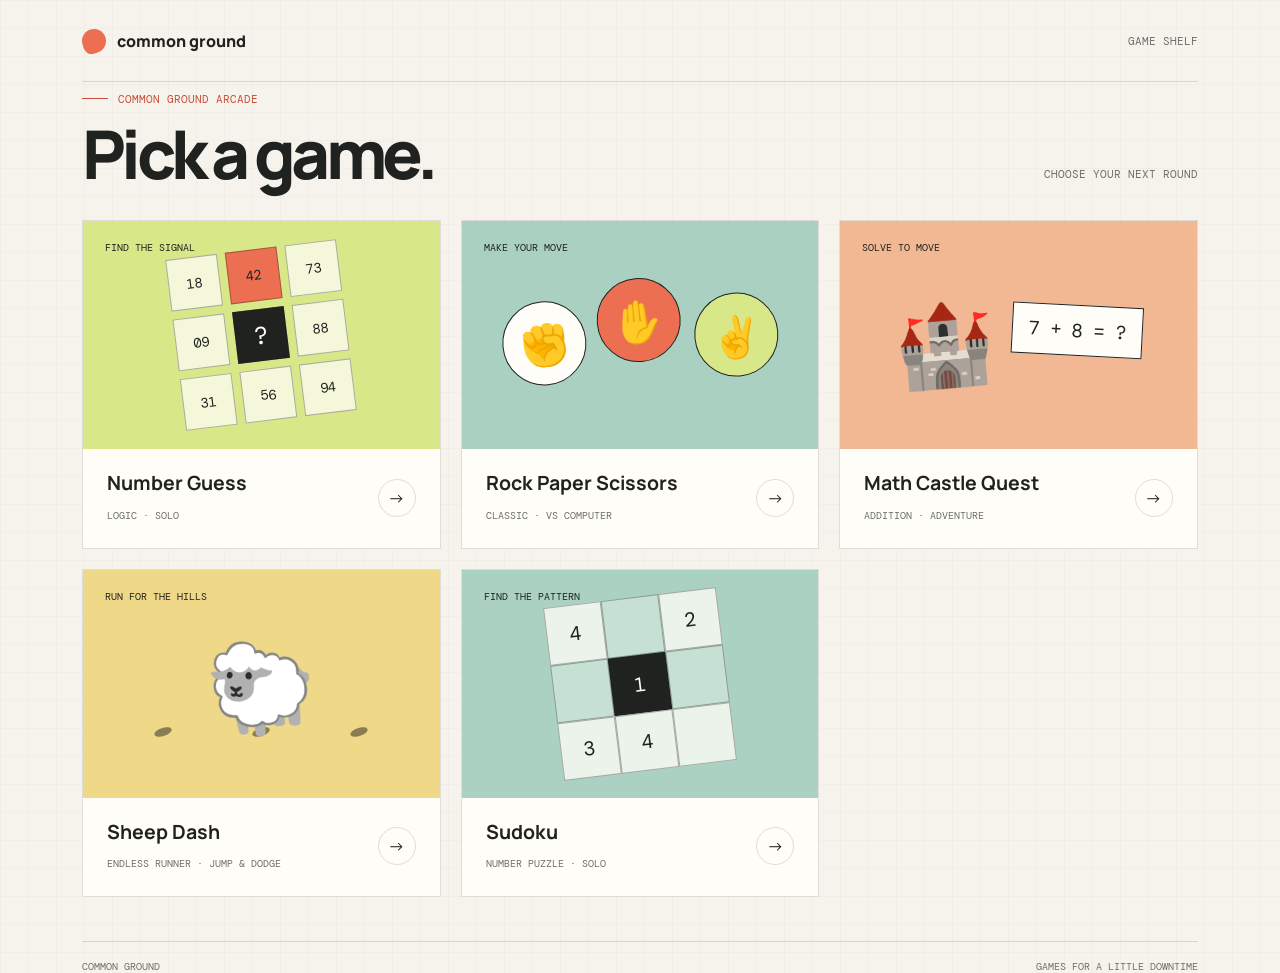
<file: index.html>
<!doctype html>
<html lang="en">
<head>
	<meta charset="utf-8">
	<meta name="viewport" content="width=device-width, initial-scale=1">
	<meta name="description" content="Pick a quick game from the Common Ground game shelf.">
	<title>Common Ground | Games</title>
	<link rel="preconnect" href="https://fonts.googleapis.com">
	<link rel="preconnect" href="https://fonts.gstatic.com" crossorigin>
	<link href="https://fonts.googleapis.com/css2?family=DM+Mono:wght@400;500&family=Manrope:wght@400;500;600;700;800&display=swap" rel="stylesheet">
	<link rel="stylesheet" href="styles/catalog.css">
</head>
<body>
	<header class="shell">
		<nav class="nav" aria-label="Main navigation">
			<a class="brand" href="index.html"><span class="brand-mark" aria-hidden="true"></span>common ground</a>
			<span class="nav-label">Game shelf</span>
		</nav>
	</header>

	<main class="shell">
		<section aria-labelledby="catalog-title">
			<div class="catalog-heading">
				<div>
					<div class="eyebrow">Common Ground arcade</div>
					<h1 id="catalog-title">Pick a game.</h1>
				</div>
				<span class="catalog-index">Choose your next round</span>
			</div>
			<div class="game-grid">
				<a class="game-card" href="games/number-guessing-game.html" aria-labelledby="number-game-title">
					<div class="game-art game-art--number" aria-hidden="true">
						<span class="art-label">Find the signal</span>
						<div class="number-board">
							<span class="number-tile">18</span><span class="number-tile">42</span><span class="number-tile">73</span>
							<span class="number-tile">09</span><span class="number-tile">?</span><span class="number-tile">88</span>
							<span class="number-tile">31</span><span class="number-tile">56</span><span class="number-tile">94</span>
						</div>
					</div>
					<div class="game-info">
						<div><h2 class="game-title" id="number-game-title">Number Guess</h2><span class="game-meta">Logic · solo</span></div>
						<span class="game-arrow" aria-hidden="true">&rarr;</span>
					</div>
				</a>
				<a class="game-card" href="games/rock-paper-scissors.html" aria-labelledby="rps-game-title">
					<div class="game-art game-art--hands" aria-hidden="true">
						<span class="art-label">Make your move</span>
						<div class="hand-set"><span class="hand-token">✊</span><span class="hand-token">✋</span><span class="hand-token">✌</span></div>
					</div>
					<div class="game-info">
						<div><h2 class="game-title" id="rps-game-title">Rock Paper Scissors</h2><span class="game-meta">Classic · vs computer</span></div>
						<span class="game-arrow" aria-hidden="true">&rarr;</span>
					</div>
				</a>
				<a class="game-card" href="games/math-castle-quest.html" aria-labelledby="math-game-title">
					<div class="game-art game-art--math" aria-hidden="true">
						<span class="art-label">Solve to move</span>
						<div class="math-mark"><span class="castle-symbol">🏰</span><span class="math-prompt">7 + 8 = ?</span></div>
					</div>
					<div class="game-info">
						<div><h2 class="game-title" id="math-game-title">Math Castle Quest</h2><span class="game-meta">Addition · adventure</span></div>
						<span class="game-arrow" aria-hidden="true">&rarr;</span>
					</div>
				</a>
				<a class="game-card" href="games/sheep-dash.html" aria-labelledby="sheep-game-title">
					<div class="game-art game-art--sheep" aria-hidden="true">
						<span class="art-label">Run for the hills</span>
						<div class="sheep-mark">🐑</div>
						<div class="sheep-trail"><span></span><span></span><span></span></div>
					</div>
					<div class="game-info">
						<div><h2 class="game-title" id="sheep-game-title">Sheep Dash</h2><span class="game-meta">Endless runner · jump &amp; dodge</span></div>
						<span class="game-arrow" aria-hidden="true">&rarr;</span>
					</div>
				</a>
				<a class="game-card" href="games/sudoku.html" aria-labelledby="sudoku-game-title">
					<div class="game-art game-art--sudoku" aria-hidden="true">
						<span class="art-label">Find the pattern</span>
						<div class="sudoku-mark"><span>4</span><span></span><span>2</span><span></span><span>1</span><span></span><span>3</span><span>4</span><span></span></div>
					</div>
					<div class="game-info">
						<div><h2 class="game-title" id="sudoku-game-title">Sudoku</h2><span class="game-meta">Number puzzle · solo</span></div>
						<span class="game-arrow" aria-hidden="true">&rarr;</span>
					</div>
				</a>
			</div>
		</section>
		<footer class="footer"><span>Common Ground</span><span>Games for a little downtime</span></footer>
	</main>
</body>
</html>
</file>
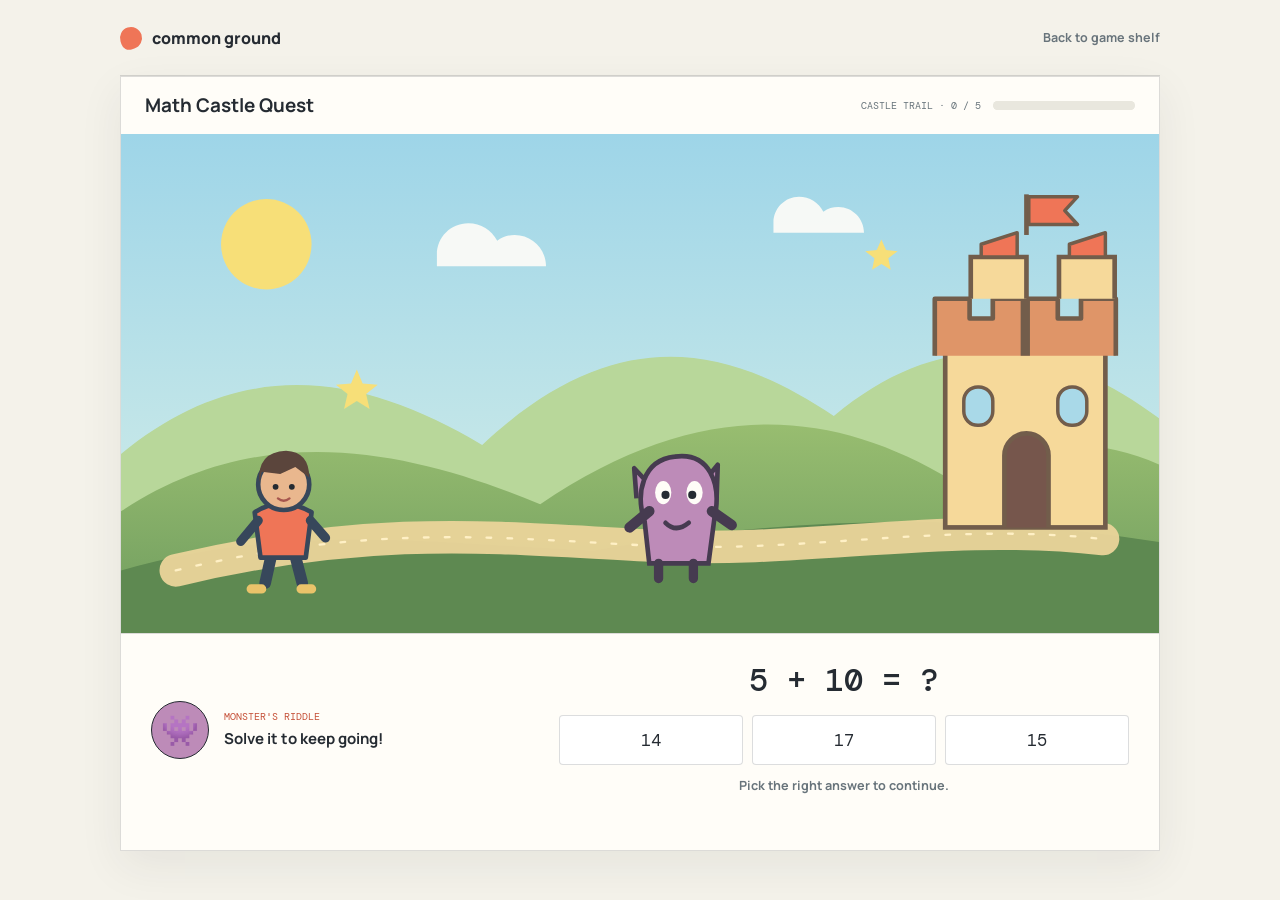
<file: games/math-castle-quest.html>
<!doctype html>
<html lang="en">
<head>
	<meta charset="utf-8">
	<meta name="viewport" content="width=device-width, initial-scale=1">
	<meta name="description" content="Solve addition riddles and help your adventurer reach the castle.">
	<title>Math Castle Quest | Common Ground</title>
	<link rel="preconnect" href="https://fonts.googleapis.com">
	<link rel="preconnect" href="https://fonts.gstatic.com" crossorigin>
	<link href="https://fonts.googleapis.com/css2?family=DM+Mono:wght@400;500&family=Manrope:wght@400;500;600;700;800&display=swap" rel="stylesheet">
	<link rel="stylesheet" href="../styles/games/math-castle-quest.css">
</head>
<body>
	<header class="shell">
		<nav class="nav" aria-label="Main navigation">
			<a class="brand" href="../index.html"><span class="brand-mark" aria-hidden="true"></span>common ground</a>
			<a class="home-link" href="../index.html">Back to game shelf</a>
		</nav>
	</header>
	<main class="shell">
		<section class="adventure" aria-labelledby="game-title">
			<div class="game-top">
				<h1 id="game-title">Math Castle Quest</h1>
				<div class="progress-wrap">
					<span class="progress-label" id="progress-label">Castle trail · 0 / 5</span>
					<label class="sr-only" for="adventure-progress">Adventure progress</label>
					<progress id="adventure-progress" max="5" value="0">0 of 5</progress>
				</div>
			</div>
			<div class="world">
				<svg id="adventure-world" viewBox="0 0 900 430" role="img" aria-labelledby="world-title world-description" preserveAspectRatio="xMidYMid slice" xmlns="http://www.w3.org/2000/svg">
					<title id="world-title">A path through the hills to a castle</title>
					<desc id="world-description">A young adventurer faces a friendly monster on the path to a castle.</desc>
					<defs>
						<linearGradient id="sky-gradient" x1="0" y1="0" x2="0" y2="1"><stop stop-color="#9ed5e8"/><stop offset="1" stop-color="#d9f0e8"/></linearGradient>
						<linearGradient id="hill-gradient" x1="0" y1="0" x2="0" y2="1"><stop stop-color="#98bd70"/><stop offset="1" stop-color="#6d9b5e"/></linearGradient>
					</defs>
					<rect width="900" height="430" fill="url(#sky-gradient)"/>
					<circle cx="128" cy="95" r="39" fill="#f7df78"/>
					<g fill="#fffdf8" opacity=".9">
						<path d="M275 104c0-15 12-27 27-27 11 0 20 6 25 15 4-3 9-5 15-5 15 0 27 12 27 27H275z"/>
						<path d="M565 76c0-12 10-22 22-22 9 0 17 5 21 13 4-3 8-4 13-4 12 0 22 10 22 22H565z"/>
					</g>
					<path d="M0 278c104-87 207-74 314-10 109-102 204-92 303-25 91-76 185-70 283 4v183H0z" fill="#b8d79a"/>
					<path d="M0 327c123-83 251-55 364-8 137-93 251-83 354-21 70-38 127-37 182-12v144H0z" fill="url(#hill-gradient)"/>
					<path d="M0 377c149-45 288-22 410-18 163-29 322-34 490-7v78H0z" fill="#5e8951"/>
					<path d="M50 376c176-42 286-27 415-21s249-21 384-6" fill="none" stroke="#ead49a" stroke-width="28" stroke-linecap="round" opacity=".95"/>
					<path d="M50 376c176-42 286-27 415-21s249-21 384-6" fill="none" stroke="#fff0c5" stroke-width="2" stroke-dasharray="4 14" stroke-linecap="round"/>
					<g id="castle">
						<rect x="713" y="188" width="138" height="151" fill="#f6d99a" stroke="#725d4b" stroke-width="4"/>
						<path d="M704 191v-49h30v17h20v-17h30v49M780 191v-49h30v17h20v-17h30v49" fill="#df9568" stroke="#725d4b" stroke-width="4" stroke-linejoin="round"/>
						<path d="M735 142v-36h48v36M811 142v-36h48v36" fill="#f6d99a" stroke="#725d4b" stroke-width="4"/>
						<path d="M744 106h31v-21l-31 10zM820 106h31V85l-31 10z" fill="#ef7557" stroke="#725d4b" stroke-width="3" stroke-linejoin="round"/>
						<path d="M764 339v-62a19 19 0 0 1 38 0v62" fill="#76564c" stroke="#725d4b" stroke-width="4"/>
						<rect x="729" y="218" width="25" height="33" rx="12" fill="#a9d9e8" stroke="#725d4b" stroke-width="3"/>
						<rect x="810" y="218" width="25" height="33" rx="12" fill="#a9d9e8" stroke="#725d4b" stroke-width="3"/>
						<g class="castle-flag"><path d="M783 87V52" stroke="#725d4b" stroke-width="4"/><path d="M785 54h42l-11 12 11 12h-42z" fill="#ef7557" stroke="#725d4b" stroke-width="3" stroke-linejoin="round"/></g>
					</g>
					<g id="monster" transform="translate(438 267)">
						<path d="M21 36 7 21l2 26M66 34l13-16-1 29" fill="#bd8bb8" stroke="#463b50" stroke-width="4" stroke-linejoin="round"/>
						<path d="M16 67c-8-24-2-53 26-56 29-4 41 22 34 54l-5 38H20z" fill="#bd8bb8" stroke="#463b50" stroke-width="4"/>
						<path d="M20 58 3 72M74 58l17 12" fill="none" stroke="#463b50" stroke-width="9" stroke-linecap="round"/>
						<ellipse cx="32" cy="42" rx="7" ry="10" fill="#fffdf8"/><ellipse cx="59" cy="42" rx="7" ry="10" fill="#fffdf8"/>
						<circle cx="34" cy="44" r="3.5" fill="#252b32"/><circle cx="57" cy="44" r="3.5" fill="#252b32"/>
						<path d="M34 68q9 9 20 0" fill="none" stroke="#463b50" stroke-width="4" stroke-linecap="round"/>
						<path d="M28 103v13m30-13v13" stroke="#463b50" stroke-width="8" stroke-linecap="round"/>
					</g>
					<g id="hero-character" transform="translate(100 0)">
						<g class="body-bob">
							<path class="leg-left" d="M33 360 27 387" fill="none" stroke="#37475b" stroke-width="10" stroke-linecap="round"/>
							<path class="leg-right" d="M52 360 59 387" fill="none" stroke="#37475b" stroke-width="10" stroke-linecap="round"/>
							<path d="M18 326q23-15 49 0l-5 39H23z" fill="#ef7557" stroke="#37475b" stroke-width="4" stroke-linejoin="round"/>
							<path d="M21 333 6 351m60-18 13 15" fill="none" stroke="#37475b" stroke-width="8" stroke-linecap="round"/>
							<path d="M24 392h-9m52 0h-9" stroke="#eac36a" stroke-width="8" stroke-linecap="round"/>
							<circle cx="43" cy="302" r="22" fill="#e9b78e" stroke="#37475b" stroke-width="4"/>
							<path d="M22 300q-2-26 23-27 20 1 20 23l-12-9-13 6-16-2" fill="#5b453c"/>
							<circle cx="36" cy="304" r="2.5" fill="#252b32"/><circle cx="50" cy="304" r="2.5" fill="#252b32"/>
							<path d="M38 314q5 4 10 0" fill="none" stroke="#a6564e" stroke-width="2" stroke-linecap="round"/>
						</g>
					</g>
					<g fill="#f7df78"><path d="m206 203 5 12 13 1-10 8 3 13-11-7-11 7 3-13-10-8 13-1z"/><path d="m658 91 4 9 10 1-8 6 2 10-8-5-8 5 2-10-8-6 10-1z"/></g>
				</svg>
			</div>
			<section class="challenge" aria-labelledby="question-title">
				<div class="riddle-intro">
					<span class="monster-badge" aria-hidden="true">👾</span>
					<div><p class="riddle-label">Monster's riddle</p><p class="riddle-copy" id="question-title">Solve it to keep going!</p></div>
				</div>
				<div class="question-area">
					<p class="equation" id="equation">7 + 8 = ?</p>
					<div class="answer-options" id="answer-options" aria-label="Choose your answer"></div>
					<p class="game-status" id="game-status" role="status" aria-live="polite">Pick the right answer to continue.</p>
				</div>
			</section>
			<div class="game-actions"><button class="restart" id="restart-button" type="button" hidden>Try again</button></div>
		</section>
	</main>
	<script src="../scripts/games/math-castle-quest.js"></script>
</body>
</html>
</file>
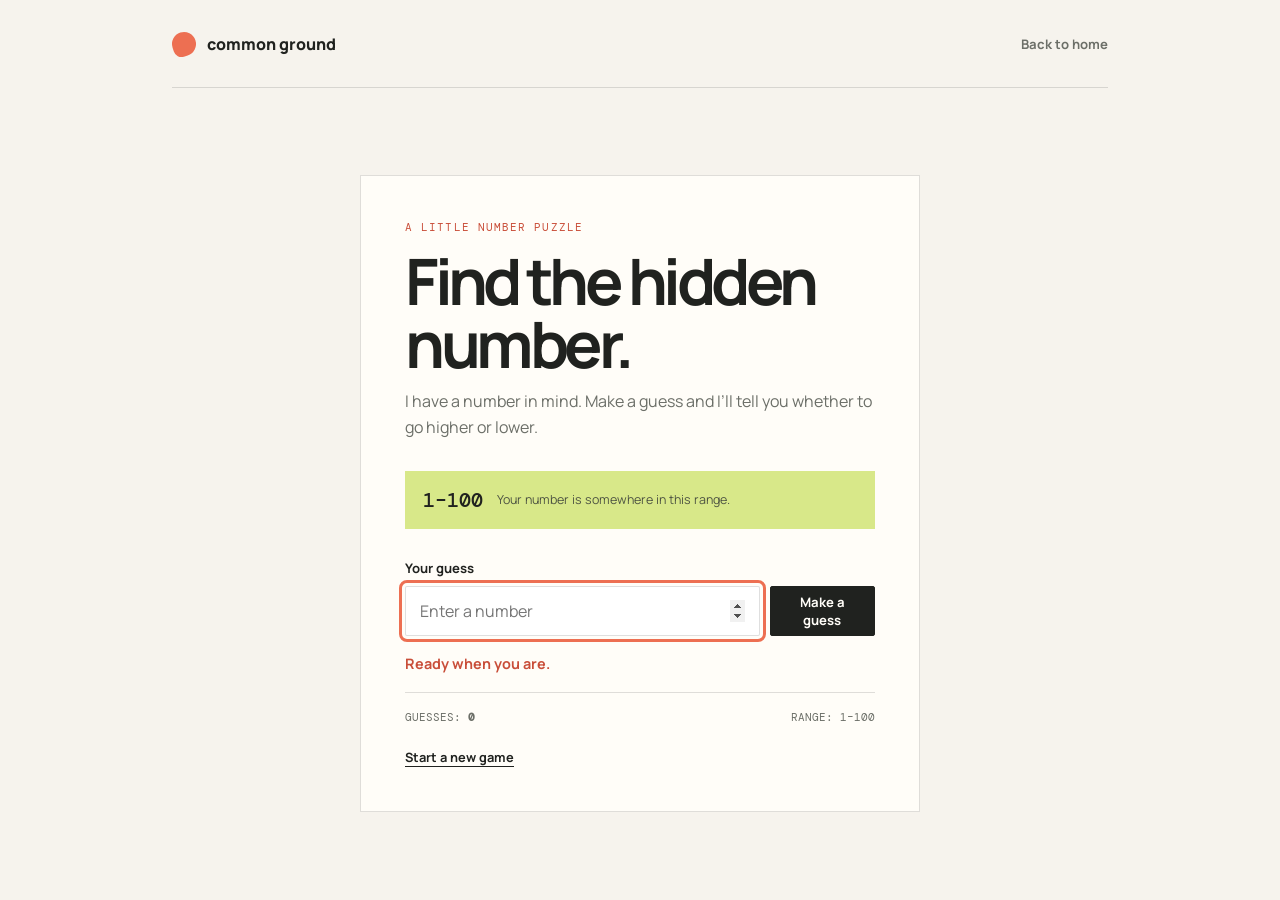
<file: games/number-guessing-game.html>
<!doctype html>
<html lang="en">
<head>
	<meta charset="utf-8">
	<meta name="viewport" content="width=device-width, initial-scale=1">
	<meta name="description" content="Guess the hidden number in as few tries as you can.">
	<title>Number Game | Common Ground</title>
	<link rel="preconnect" href="https://fonts.googleapis.com">
	<link rel="preconnect" href="https://fonts.gstatic.com" crossorigin>
	<link href="https://fonts.googleapis.com/css2?family=DM+Mono:wght@400;500&family=Manrope:wght@400;500;600;700;800&display=swap" rel="stylesheet">
	<link rel="stylesheet" href="../styles/games/number-guessing.css">
</head>
<body>
	<header class="shell">
		<nav class="nav" aria-label="Main navigation">
			<a class="brand" href="../index.html"><span class="brand-mark" aria-hidden="true"></span>common ground</a>
			<a class="home-link" href="../index.html">Back to home</a>
		</nav>
	</header>
	<main class="shell">
		<section class="game" aria-labelledby="game-title">
			<div class="eyebrow">A little number puzzle</div>
			<h1 id="game-title">Find the hidden number.</h1>
			<p class="intro">I have a number in mind. Make a guess and I’ll tell you whether to go higher or lower.</p>
			<div class="range"><strong>1–100</strong><span>Your number is somewhere in this range.</span></div>
			<form id="guess-form">
				<label for="guess-input">Your guess</label>
				<div class="entry">
					<input id="guess-input" name="guess" type="number" min="1" max="100" step="1" placeholder="Enter a number" required autofocus>
					<button class="button" type="submit">Make a guess</button>
				</div>
			</form>
			<p class="status" id="game-status" role="status" aria-live="polite">Ready when you are.</p>
			<div class="stats"><span>Guesses: <strong id="guess-count">0</strong></span><span>Range: 1–100</span></div>
			<button class="reset" id="reset-button" type="button">Start a new game</button>
		</section>
	</main>
	<script src="../scripts/games/number-guessing.js"></script>
</body>
</html>
</file>
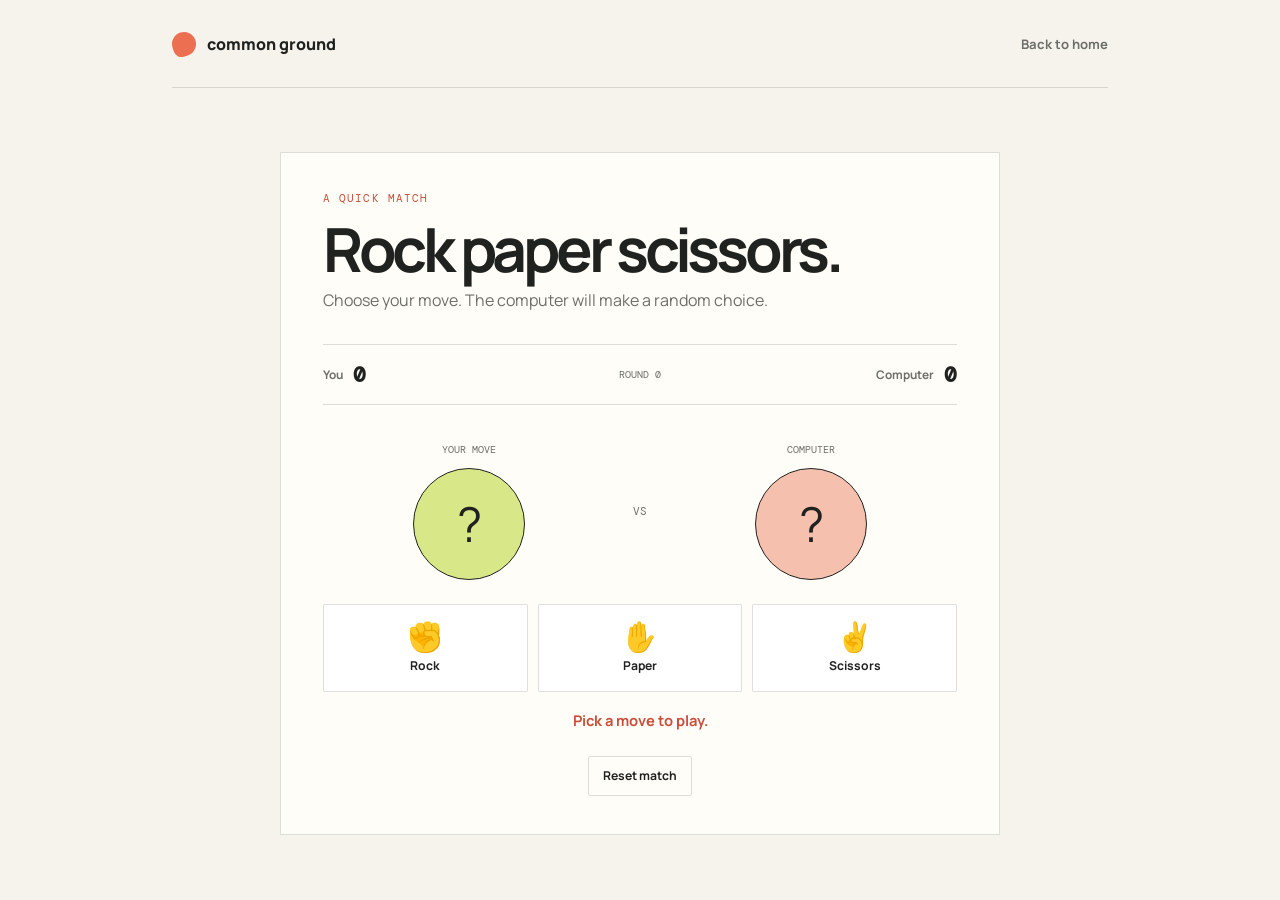
<file: games/rock-paper-scissors.html>
<!doctype html>
<html lang="en">
<head>
	<meta charset="utf-8">
	<meta name="viewport" content="width=device-width, initial-scale=1">
	<meta name="description" content="Play rock paper scissors against the computer.">
	<title>Rock Paper Scissors | Common Ground</title>
	<link rel="preconnect" href="https://fonts.googleapis.com">
	<link rel="preconnect" href="https://fonts.gstatic.com" crossorigin>
	<link href="https://fonts.googleapis.com/css2?family=DM+Mono:wght@400;500&family=Manrope:wght@400;500;600;700;800&display=swap" rel="stylesheet">
	<link rel="stylesheet" href="../styles/games/rock-paper-scissors.css">
</head>
<body>
	<header class="shell">
		<nav class="nav" aria-label="Main navigation">
			<a class="brand" href="../index.html"><span class="brand-mark" aria-hidden="true"></span>common ground</a>
			<a class="home-link" href="../index.html">Back to home</a>
		</nav>
	</header>
	<main class="shell">
		<section class="arena" aria-labelledby="game-title">
			<div class="eyebrow">A quick match</div>
			<h1 id="game-title">Rock paper scissors.</h1>
			<p class="intro">Choose your move. The computer will make a random choice.</p>
			<div class="scoreboard" aria-label="Match score">
				<div class="score"><span class="score-label">You</span><strong class="score-value" id="player-score">0</strong></div>
				<div class="round-count">Round <span id="round-count">0</span></div>
				<div class="score"><span class="score-label">Computer</span><strong class="score-value" id="computer-score">0</strong></div>
			</div>
			<div class="duel" aria-label="Round choices">
				<div class="contestant">
					<span class="contestant-name">Your move</span>
					<div class="choice-display" id="player-display" aria-label="Your choice"><span>?</span></div>
				</div>
				<span class="versus" aria-hidden="true">VS</span>
				<div class="contestant">
					<span class="contestant-name">Computer</span>
					<div class="choice-display" id="computer-display" aria-label="Computer choice"><span>?</span></div>
				</div>
			</div>
			<div class="choices" aria-label="Choose rock, paper, or scissors">
				<button class="choice-button" type="button" data-choice="rock"><span class="choice-symbol" aria-hidden="true">✊</span><span class="choice-name">Rock</span></button>
				<button class="choice-button" type="button" data-choice="paper"><span class="choice-symbol" aria-hidden="true">✋</span><span class="choice-name">Paper</span></button>
				<button class="choice-button" type="button" data-choice="scissors"><span class="choice-symbol" aria-hidden="true">✌</span><span class="choice-name">Scissors</span></button>
			</div>
			<p class="status" id="game-status" role="status" aria-live="polite">Pick a move to play.</p>
			<div class="controls"><button class="reset" id="reset-button" type="button">Reset match</button></div>
		</section>
	</main>
	<script src="../scripts/games/rock-paper-scissors.js"></script>
</body>
</html>
</file>
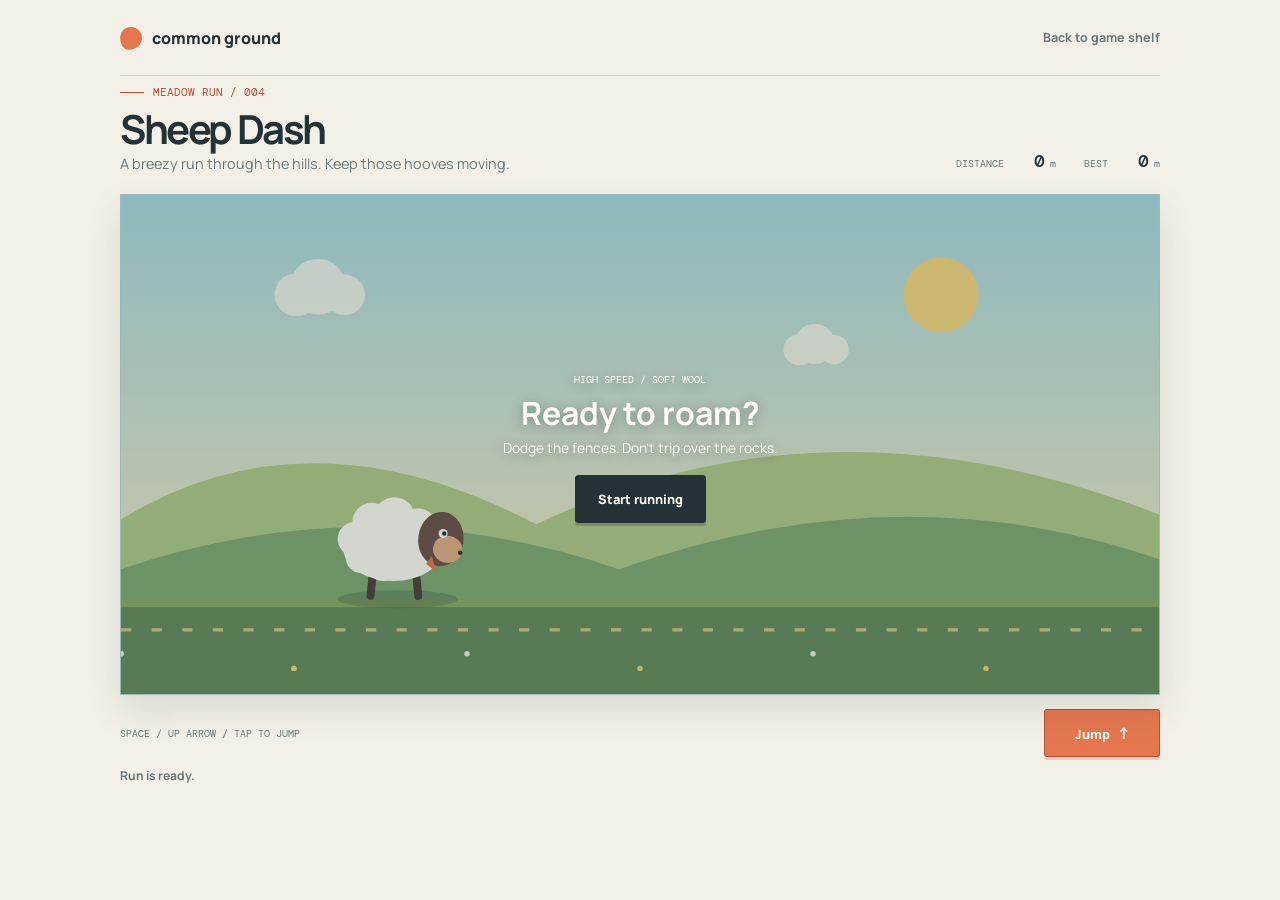
<file: games/sheep-dash.html>
<!doctype html>
<html lang="en">
<head>
	<meta charset="utf-8">
	<meta name="viewport" content="width=device-width, initial-scale=1">
	<meta name="description" content="Help a speedy sheep leap over obstacles in this endless runner.">
	<title>Sheep Dash | Common Ground</title>
	<link rel="preconnect" href="https://fonts.googleapis.com">
	<link rel="preconnect" href="https://fonts.gstatic.com" crossorigin>
	<link href="https://fonts.googleapis.com/css2?family=DM+Mono:wght@400;500&family=Manrope:wght@400;500;600;700;800&display=swap" rel="stylesheet">
	<link rel="stylesheet" href="../styles/games/sheep-dash.css">
</head>
<body>
	<header class="shell">
		<nav class="nav" aria-label="Main navigation">
			<a class="brand" href="../index.html"><span class="brand-mark" aria-hidden="true"></span>common ground</a>
			<a class="home-link" href="../index.html">Back to game shelf</a>
		</nav>
	</header>
	<main class="shell">
		<section class="runner" aria-labelledby="game-title">
			<div class="page-heading">
				<div>
					<div class="eyebrow">Meadow run / 004</div>
					<h1 id="game-title">Sheep Dash</h1>
					<p class="intro">A breezy run through the hills. Keep those hooves moving.</p>
				</div>
				<div class="scoreboard" aria-label="Run distance">
					<div><span class="score-label">Distance</span><strong id="distance-score">0</strong><span class="score-unit">m</span></div>
					<div><span class="score-label">Best</span><strong id="best-score">0</strong><span class="score-unit">m</span></div>
				</div>
			</div>
			<div class="scene" id="game-scene">
				<canvas id="game-canvas" aria-label="A sheep runs across a meadow and jumps over rocks and fences." tabindex="0"></canvas>
				<div class="overlay" id="game-overlay">
					<div class="overlay-content">
						<span class="overlay-kicker">HIGH SPEED / SOFT WOOL</span>
						<h2 id="overlay-title">Ready to roam?</h2>
						<p id="overlay-copy">Dodge the fences. Don't trip over the rocks.</p>
						<button class="start-button" id="start-button" type="button">Start running</button>
					</div>
				</div>
			</div>
			<div class="game-controls">
				<p class="control-hint" id="control-hint">SPACE / UP ARROW / TAP TO JUMP</p>
				<button class="jump-button" id="jump-button" type="button" aria-label="Jump">Jump <span aria-hidden="true">↑</span></button>
			</div>
			<p class="run-status" id="run-status" role="status" aria-live="polite">Run is ready.</p>
		</section>
	</main>
	<script src="../scripts/games/sheep-dash.js"></script>
</body>
</html>
</file>
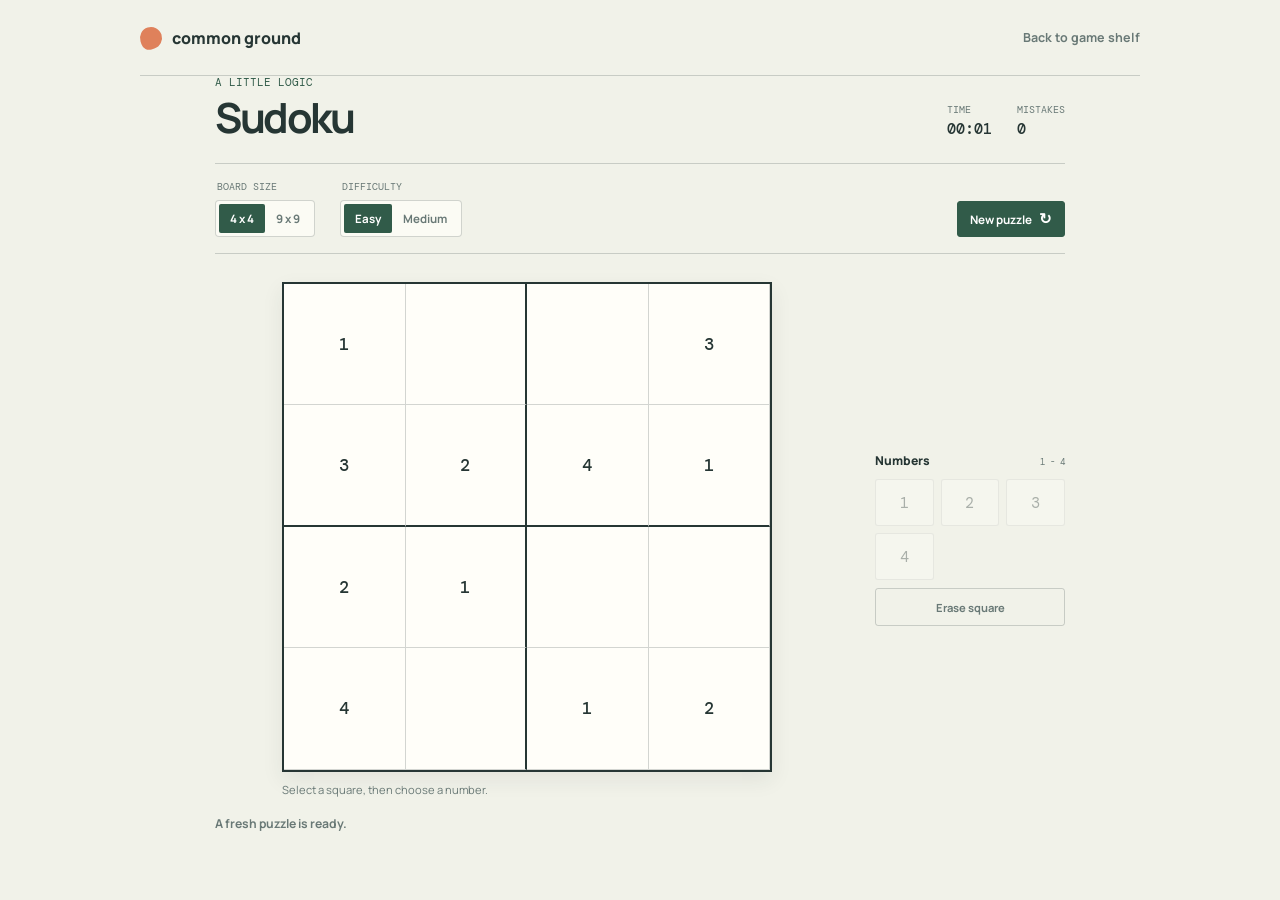
<file: games/sudoku.html>
<!doctype html>
<html lang="en">
<head>
	<meta charset="utf-8">
	<meta name="viewport" content="width=device-width, initial-scale=1">
	<meta name="description" content="Play Sudoku with 4 by 4 or 9 by 9 boards and easy or medium puzzles.">
	<title>Sudoku | Common Ground</title>
	<link rel="preconnect" href="https://fonts.googleapis.com">
	<link rel="preconnect" href="https://fonts.gstatic.com" crossorigin>
	<link href="https://fonts.googleapis.com/css2?family=DM+Mono:wght@400;500&family=Manrope:wght@400;500;600;700;800&display=swap" rel="stylesheet">
	<link rel="stylesheet" href="../styles/games/sudoku.css">
</head>
<body>
	<header class="shell">
		<nav class="nav" aria-label="Main navigation">
			<a class="brand" href="../index.html"><span class="brand-mark" aria-hidden="true"></span>common ground</a>
			<a class="home-link" href="../index.html">Back to game shelf</a>
		</nav>
	</header>
	<main class="shell">
		<section class="sudoku-app" aria-labelledby="game-title">
			<header class="page-heading">
				<div>
					<div class="eyebrow">A little logic</div>
					<h1 id="game-title">Sudoku</h1>
				</div>
				<div class="stats" aria-label="Puzzle statistics">
					<div><span>Time</span><strong id="timer">00:00</strong></div>
					<div><span>Mistakes</span><strong id="mistakes">0</strong></div>
				</div>
			</header>
			<div class="settings-bar">
				<fieldset class="setting-group">
					<legend>Board size</legend>
					<div class="segmented">
						<label><input type="radio" name="board-size" value="4" checked><span>4 x 4</span></label>
						<label><input type="radio" name="board-size" value="9"><span>9 x 9</span></label>
					</div>
				</fieldset>
				<fieldset class="setting-group">
					<legend>Difficulty</legend>
					<div class="segmented">
						<label><input type="radio" name="difficulty" value="easy" checked><span>Easy</span></label>
						<label><input type="radio" name="difficulty" value="medium"><span>Medium</span></label>
					</div>
				</fieldset>
				<button class="new-puzzle" id="new-puzzle" type="button">New puzzle <span aria-hidden="true">↻</span></button>
			</div>
			<div class="play-area">
				<div class="board-wrap">
					<div class="board" id="sudoku-board" role="grid" aria-label="4 by 4 Sudoku board"></div>
					<p class="board-hint">Select a square, then choose a number.</p>
				</div>
				<aside class="number-panel" aria-label="Number controls">
					<div class="panel-heading"><span>Numbers</span><span class="keyboard-hint">1 - 4</span></div>
					<div class="number-pad" id="number-pad"></div>
					<button class="erase-button" id="erase-cell" type="button">Erase square</button>
				</aside>
			</div>
			<p class="game-status" id="game-status" role="status" aria-live="polite">A fresh puzzle is ready.</p>
		</section>
	</main>
	<dialog class="completion-screen" id="completion-screen" aria-labelledby="completion-title">
		<span class="sparkle sparkle-one" aria-hidden="true">+</span>
		<span class="sparkle sparkle-two" aria-hidden="true">+</span>
		<span class="sparkle sparkle-three" aria-hidden="true">+</span>
		<div class="completion-content">
			<div class="achievement-medal" aria-hidden="true"><span>★</span></div>
			<p class="achievement-label">Achievement unlocked</p>
			<h2 id="completion-title">Puzzle complete!</h2>
			<p class="completion-copy" id="completion-copy">You earned a Logic Star.</p>
			<div class="completion-summary">
				<div><span>Board</span><strong id="completion-size">4 x 4</strong></div>
				<div><span>Time</span><strong id="completion-time">00:00</strong></div>
				<div><span>Mistakes</span><strong id="completion-mistakes">0</strong></div>
			</div>
			<div class="completion-actions">
				<button class="completion-primary" id="play-again" type="button">Play another</button>
				<button class="completion-secondary" id="review-board" type="button">Review board</button>
			</div>
		</div>
	</dialog>
	<script src="../scripts/games/sudoku.js"></script>
</body>
</html>
</file>
<file: styles/catalog.css>
:root {
	--ink: #20221f;
	--muted: #6c6f68;
	--paper: #f6f3ed;
	--cream: #fffdf8;
	--coral: #ed6f52;
	--coral-deep: #c94e39;
	--lime: #d8e889;
	--teal: #a9d0c0;
	--line: rgba(32, 34, 31, .14);
	--mono: "DM Mono", monospace;
	--sans: "Manrope", sans-serif;
}
* { box-sizing: border-box; }
body {
	min-height: 100vh;
	margin: 0;
	color: var(--ink);
	background-color: var(--paper);
	background-image: linear-gradient(rgba(32, 34, 31, .025) 1px, transparent 1px), linear-gradient(90deg, rgba(32, 34, 31, .025) 1px, transparent 1px);
	background-size: 28px 28px;
	font-family: var(--sans);
	-webkit-font-smoothing: antialiased;
}
a { color: inherit; text-decoration: none; }
.shell { max-width: 1180px; margin: 0 auto; padding: 0 32px; }
.nav { display: flex; align-items: center; justify-content: space-between; min-height: 82px; border-bottom: 1px solid var(--line); animation: arrive .55s ease both; }
.brand { display: inline-flex; align-items: center; gap: 11px; font-weight: 800; }
.brand-mark { width: 24px; height: 24px; border-radius: 50% 50% 50% 8px; background: var(--coral); transform: rotate(-18deg); }
.nav-label { color: var(--muted); font-family: var(--mono); font-size: .68rem; text-transform: uppercase; }
main { padding-top: 76px; padding-bottom: 70px; }
.catalog-heading { display: flex; align-items: end; justify-content: space-between; gap: 24px; margin-bottom: 34px; }
.eyebrow { display: inline-flex; align-items: center; gap: 10px; color: var(--coral-deep); font-family: var(--mono); font-size: .68rem; text-transform: uppercase; }
.eyebrow::before { width: 26px; height: 1px; background: currentColor; content: ""; }
h1 { margin: 15px 0 0; font-size: 4.2rem; line-height: .98; letter-spacing: -.07em; font-weight: 800; }
.catalog-index { padding-bottom: 5px; color: var(--muted); font-family: var(--mono); font-size: .68rem; text-transform: uppercase; }
.game-grid { display: grid; grid-template-columns: repeat(auto-fit, minmax(min(100%, 340px), 1fr)); gap: 20px; }
.game-card { display: block; min-width: 0; overflow: hidden; border: 1px solid var(--line); background: var(--cream); transition: transform .22s ease, border-color .22s ease, box-shadow .22s ease; animation: arrive .6s ease both; }
.game-card:nth-child(2) { animation-delay: .1s; }
.game-card:nth-child(3) { animation-delay: .2s; }
.game-card:nth-child(4) { animation-delay: .3s; }
.game-card:nth-child(5) { animation-delay: .4s; }
.game-card:hover { transform: translateY(-4px); border-color: rgba(32, 34, 31, .4); box-shadow: 0 12px 30px rgba(32, 34, 31, .08); }
.game-card:focus-visible { outline: 3px solid var(--coral); outline-offset: 4px; }
.game-art { position: relative; display: grid; min-height: 228px; overflow: hidden; place-items: center; }
.game-art--number { background: var(--lime); }
.game-art--hands { background: var(--teal); }
.game-art--math { background: #f2b893; }
.game-art--sheep { background: #f0d889; }
.game-art--sudoku { background: #aad1c2; }
.art-label { position: absolute; top: 20px; left: 22px; z-index: 1; color: var(--ink); font-family: var(--mono); font-size: .64rem; text-transform: uppercase; }
.number-board { display: grid; grid-template-columns: repeat(3, 52px); gap: 8px; transform: rotate(-7deg); }
.number-tile { display: grid; width: 52px; aspect-ratio: 1; place-items: center; border: 1px solid rgba(32, 34, 31, .35); background: rgba(255, 253, 248, .74); font-family: var(--mono); font-size: .86rem; }
.number-tile:nth-child(2) { background: var(--coral); }
.number-tile:nth-child(5) { color: var(--cream); background: var(--ink); font-size: 1.55rem; }
.hand-set { display: flex; align-items: center; gap: 12px; transform: rotate(-5deg); }
.hand-token { display: grid; width: 84px; aspect-ratio: 1; place-items: center; border: 1px solid var(--ink); border-radius: 50%; background: var(--cream); font-size: 2.5rem; }
.hand-token:nth-child(2) { transform: translateY(-15px); background: var(--coral); }
.hand-token:nth-child(3) { transform: translateY(8px); background: var(--lime); }
.math-mark { display: flex; align-items: center; gap: 18px; transform: rotate(-5deg); }
.castle-symbol { font-size: 5rem; line-height: 1; }
.math-prompt { padding: 12px 15px; border: 1px solid var(--ink); background: var(--cream); font-family: var(--mono); font-size: 1.2rem; transform: rotate(8deg); }
.sheep-mark { position: relative; z-index: 1; font-size: 5.5rem; transform: rotate(-7deg); }
.sheep-trail { position: absolute; right: 20%; bottom: 62px; left: 20%; display: flex; justify-content: space-between; }
.sheep-trail span { width: 18px; height: 8px; border-radius: 50%; background: rgba(32, 34, 31, .5); transform: rotate(-18deg); }
.sudoku-mark { display: grid; grid-template-columns: repeat(3, 58px); transform: rotate(-7deg); }
.sudoku-mark span { display: grid; width: 58px; aspect-ratio: 1; place-items: center; border: 1px solid rgba(32, 34, 31, .35); background: rgba(255, 253, 248, .78); font-family: var(--mono); font-size: 1.25rem; }
.sudoku-mark span:nth-child(2), .sudoku-mark span:nth-child(4), .sudoku-mark span:nth-child(6) { background: rgba(255, 253, 248, .32); }
.sudoku-mark span:nth-child(5) { color: var(--cream); background: var(--ink); }
.game-info { display: flex; align-items: center; justify-content: space-between; gap: 18px; padding: 22px 24px 24px; }
.game-title { margin: 0 0 7px; font-size: 1.22rem; line-height: 1.2; }
.game-meta { color: var(--muted); font-family: var(--mono); font-size: .64rem; text-transform: uppercase; }
.game-arrow { display: grid; flex: 0 0 38px; width: 38px; aspect-ratio: 1; place-items: center; border: 1px solid var(--line); border-radius: 50%; font-size: 1.05rem; transition: color .2s ease, background .2s ease, transform .2s ease; }
.game-card:hover .game-arrow { transform: translateX(3px); border-color: var(--ink); color: var(--cream); background: var(--ink); }
.footer { display: flex; justify-content: space-between; gap: 20px; margin-top: 44px; padding-top: 18px; border-top: 1px solid var(--line); color: var(--muted); font-family: var(--mono); font-size: .62rem; text-transform: uppercase; }
@keyframes arrive { from { opacity: 0; transform: translateY(12px); } to { opacity: 1; transform: translateY(0); } }
@media (max-width: 600px) {
	.shell { padding-right: 20px; padding-left: 20px; }
	.nav { min-height: 72px; }
	main { padding-top: 54px; }
	.catalog-heading { align-items: flex-start; flex-direction: column; gap: 16px; margin-bottom: 24px; }
	h1 { font-size: 3.1rem; }
	.game-art { min-height: 190px; }
	.game-info { padding: 19px 18px 20px; }
	.hand-token { width: 72px; font-size: 2.2rem; }
	.sheep-trail { bottom: 50px; }
	.sudoku-mark { grid-template-columns: repeat(3, 50px); }
	.sudoku-mark span { width: 50px; }
	.footer { flex-direction: column; margin-top: 34px; }
}
@media (prefers-reduced-motion: reduce) {
	*, *::before, *::after { animation-duration: .01ms !important; animation-iteration-count: 1 !important; scroll-behavior: auto !important; transition-duration: .01ms !important; }
}
</file>
<file: styles/games/math-castle-quest.css>
:root {
	--ink: #252b32;
	--muted: #68747b;
	--paper: #f4f2ea;
	--cream: #fffdf8;
	--coral: #ef7557;
	--coral-deep: #c55038;
	--lime: #e5dc70;
	--sky: #a9d9e8;
	--green: #6d9b5e;
	--line: rgba(37, 43, 50, .16);
	--mono: "DM Mono", monospace;
	--sans: "Manrope", sans-serif;
}
* { box-sizing: border-box; }
body { min-height: 100vh; margin: 0; color: var(--ink); background: var(--paper); font-family: var(--sans); -webkit-font-smoothing: antialiased; }
a { color: inherit; text-decoration: none; }
button { font: inherit; }
.shell { max-width: 1100px; margin: 0 auto; padding: 0 30px; }
.nav { display: flex; align-items: center; justify-content: space-between; min-height: 76px; border-bottom: 1px solid var(--line); }
.brand { display: inline-flex; align-items: center; gap: 10px; font-weight: 800; }
.brand-mark { width: 22px; height: 22px; border-radius: 50% 50% 50% 8px; background: var(--coral); transform: rotate(-18deg); }
.home-link { color: var(--muted); font-size: .78rem; font-weight: 700; }
.home-link:hover { color: var(--ink); }
main { padding-top: 26px; padding-bottom: 44px; }
.adventure { overflow: hidden; border: 1px solid var(--line); background: var(--cream); box-shadow: 0 15px 42px rgba(37, 43, 50, .07); }
.game-top { display: flex; align-items: center; justify-content: space-between; gap: 20px; padding: 17px 24px; }
h1 { margin: 0; font-size: 1.18rem; line-height: 1.2; }
.progress-wrap { display: flex; align-items: center; gap: 12px; }
.progress-label { color: var(--muted); font-family: var(--mono); font-size: .65rem; text-transform: uppercase; white-space: nowrap; }
progress { width: 142px; height: 9px; overflow: hidden; appearance: none; border: 0; border-radius: 6px; background: #e9e7de; }
progress::-webkit-progress-bar { border-radius: 6px; background: #e9e7de; }
progress::-webkit-progress-value { border-radius: 6px; background: var(--green); transition: width .4s ease; }
progress::-moz-progress-bar { border-radius: 6px; background: var(--green); }
.world { position: relative; overflow: hidden; aspect-ratio: 2.08 / 1; background: var(--sky); }
.world svg { display: block; width: 100%; height: 100%; }
#hero-character { transition: transform .85s cubic-bezier(.2, .75, .25, 1); }
#monster { transition: opacity .5s ease; }
#monster.monster-gone { opacity: 0; }
#hero-character .body-bob { transform-box: fill-box; transform-origin: center bottom; }
#hero-character.walking .body-bob { animation: hop .18s ease-in-out infinite alternate; }
#hero-character .leg-left, #hero-character .leg-right { transform-box: fill-box; transform-origin: top center; }
#hero-character.walking .leg-left { animation: step-left .18s ease-in-out infinite alternate; }
#hero-character.walking .leg-right { animation: step-right .18s ease-in-out infinite alternate; }
.castle-flag { transform-box: fill-box; transform-origin: left center; }
.castle-won .castle-flag { animation: flag-wave .45s ease-in-out infinite alternate; }
.monster-badge { transition: opacity .4s ease, transform .4s ease; }
.monster-badge.monster-gone { opacity: 0; transform: scale(.6); }
.challenge { display: grid; grid-template-columns: minmax(210px, .8fr) minmax(300px, 1.2fr); align-items: center; gap: 28px; padding: 25px 30px 27px; border-top: 1px solid var(--line); }
.riddle-intro { display: flex; align-items: center; gap: 15px; }
.monster-badge { display: grid; flex: 0 0 58px; width: 58px; aspect-ratio: 1; place-items: center; border: 1px solid var(--ink); border-radius: 50%; background: #bd8bb8; font-size: 1.9rem; }
.riddle-label { margin: 0 0 5px; color: var(--coral-deep); font-family: var(--mono); font-size: .64rem; text-transform: uppercase; }
.riddle-copy { margin: 0; font-size: .94rem; font-weight: 700; line-height: 1.4; }
.question-area { min-width: 0; }
.equation { margin: 0 0 14px; font-family: var(--mono); font-size: 2rem; font-weight: 500; text-align: center; }
.answer-options { display: grid; grid-template-columns: repeat(3, 1fr); gap: 9px; }
.answer-button { min-height: 50px; border: 1px solid var(--line); border-radius: 4px; color: var(--ink); background: white; font-family: var(--mono); font-size: 1.05rem; cursor: pointer; transition: transform .15s ease, border-color .15s ease, background .15s ease; }
.answer-button:hover:not(:disabled) { transform: translateY(-2px); border-color: var(--ink); background: var(--lime); }
.answer-button:focus-visible, button:focus-visible, a:focus-visible { outline: 3px solid var(--coral); outline-offset: 3px; }
.answer-button:disabled { cursor: default; }
.answer-button.correct { border-color: var(--green); background: #d9edcf; }
.answer-button.wrong { border-color: var(--coral-deep); background: #f8d4c8; }
.game-status { min-height: 24px; margin: 12px 0 0; color: var(--muted); font-size: .79rem; font-weight: 700; text-align: center; }
.game-status[data-result="correct"] { color: #47703d; }
.game-status[data-result="wrong"] { color: var(--coral-deep); }
.game-actions { display: flex; justify-content: center; padding: 0 24px 22px; }
.restart { min-height: 42px; padding: 0 17px; border: 1px solid var(--ink); border-radius: 3px; color: var(--cream); background: var(--ink); font-size: .78rem; font-weight: 700; cursor: pointer; }
.restart:hover { border-color: var(--coral-deep); background: var(--coral-deep); }
[hidden] { display: none !important; }
.sr-only { position: absolute; width: 1px; height: 1px; overflow: hidden; clip: rect(0, 0, 0, 0); white-space: nowrap; clip-path: inset(50%); }
@keyframes hop { from { transform: translateY(0); } to { transform: translateY(-5px); } }
@keyframes step-left { from { transform: rotate(-16deg); } to { transform: rotate(16deg); } }
@keyframes step-right { from { transform: rotate(16deg); } to { transform: rotate(-16deg); } }
@keyframes flag-wave { from { transform: skewY(-9deg); } to { transform: skewY(9deg); } }
@media (max-width: 680px) {
	.shell { padding-right: 16px; padding-left: 16px; }
	.nav { min-height: 66px; }
	main { padding-top: 18px; }
	.game-top { align-items: flex-start; flex-direction: column; gap: 12px; padding: 16px 18px; }
	.progress-wrap { width: 100%; justify-content: space-between; }
	progress { flex: 1; max-width: 190px; }
	.world { min-height: 205px; aspect-ratio: 1.65 / 1; }
	.challenge { grid-template-columns: 1fr; gap: 18px; padding: 20px 18px; }
	.riddle-intro { justify-content: center; text-align: left; }
	.equation { font-size: 1.8rem; }
}
@media (max-width: 380px) {
	.world { min-height: 180px; }
	.answer-options { gap: 7px; }
	.answer-button { min-height: 46px; }
}
@media (prefers-reduced-motion: reduce) {
	*, *::before, *::after { animation-duration: .01ms !important; animation-iteration-count: 1 !important; scroll-behavior: auto !important; transition-duration: .01ms !important; }
}
</file>
<file: styles/games/number-guessing.css>
:root {
	--ink: #20221f;
	--muted: #6c6f68;
	--paper: #f6f3ed;
	--cream: #fffdf8;
	--coral: #ed6f52;
	--coral-deep: #c94e39;
	--lime: #d8e889;
	--line: rgba(32, 34, 31, .14);
	--mono: "DM Mono", monospace;
	--sans: "Manrope", sans-serif;
}
* { box-sizing: border-box; }
body { min-height: 100vh; margin: 0; color: var(--ink); background: var(--paper); font-family: var(--sans); -webkit-font-smoothing: antialiased; }
a { color: inherit; text-decoration: none; }
button, input { font: inherit; }
.shell { max-width: 1000px; margin: 0 auto; padding: 0 32px; }
.nav { display: flex; align-items: center; justify-content: space-between; min-height: 88px; border-bottom: 1px solid var(--line); }
.brand { display: inline-flex; align-items: center; gap: 11px; font-weight: 800; }
.brand-mark { width: 24px; height: 24px; border-radius: 50% 50% 50% 8px; background: var(--coral); transform: rotate(-18deg); }
.home-link { color: var(--muted); font-size: .82rem; font-weight: 700; }
.home-link:hover { color: var(--ink); }
main { display: grid; min-height: calc(100vh - 89px); place-items: center; padding-top: 42px; padding-bottom: 64px; }
.game { width: min(100%, 560px); padding: 44px; border: 1px solid var(--line); background: var(--cream); animation: rise .6s ease both; }
.eyebrow { color: var(--coral-deep); font-family: var(--mono); font-size: .68rem; letter-spacing: .1em; text-transform: uppercase; }
h1 { margin: 16px 0 12px; font-size: clamp(2.6rem, 8vw, 4rem); line-height: .98; letter-spacing: -.07em; }
.intro { margin: 0; color: var(--muted); line-height: 1.65; }
.range { display: flex; align-items: center; gap: 14px; margin: 30px 0; padding: 16px 18px; background: var(--lime); }
.range strong { font-family: var(--mono); font-size: 1.25rem; font-weight: 500; }
.range span { color: #4f5543; font-size: .78rem; }
label { display: block; margin-bottom: 9px; font-size: .82rem; font-weight: 700; }
.entry { display: flex; gap: 10px; }
input { width: 100%; min-width: 0; min-height: 50px; padding: 0 14px; border: 1px solid var(--line); border-radius: 2px; color: var(--ink); background: white; }
input:focus-visible, button:focus-visible, a:focus-visible { outline: 3px solid var(--coral); outline-offset: 3px; }
.button { min-height: 50px; padding: 0 20px; border: 1px solid var(--ink); border-radius: 2px; color: var(--cream); background: var(--ink); font-size: .82rem; font-weight: 700; cursor: pointer; transition: background .2s ease; }
.button:hover { border-color: var(--coral-deep); background: var(--coral-deep); }
.status { min-height: 28px; margin: 18px 0 10px; color: var(--coral-deep); font-size: .9rem; font-weight: 700; }
.stats { display: flex; justify-content: space-between; gap: 12px; padding-top: 17px; border-top: 1px solid var(--line); color: var(--muted); font-family: var(--mono); font-size: .68rem; text-transform: uppercase; }
.reset { margin-top: 24px; padding: 0; border: 0; border-bottom: 1px solid var(--ink); color: var(--ink); background: transparent; font-size: .8rem; font-weight: 700; cursor: pointer; }
@keyframes rise { from { opacity: 0; transform: translateY(16px); } to { opacity: 1; transform: translateY(0); } }
@media (max-width: 560px) {
	.shell { padding-right: 20px; padding-left: 20px; }
	.nav { min-height: 72px; }
	.game { padding: 30px 22px; }
	.entry { flex-direction: column; }
}
@media (prefers-reduced-motion: reduce) {
	*, *::before, *::after { animation-duration: .01ms !important; animation-iteration-count: 1 !important; scroll-behavior: auto !important; }
}
</file>
<file: styles/games/rock-paper-scissors.css>
:root {
	--ink: #20221f;
	--muted: #6c6f68;
	--paper: #f6f3ed;
	--cream: #fffdf8;
	--coral: #ed6f52;
	--coral-deep: #c94e39;
	--lime: #d8e889;
	--line: rgba(32, 34, 31, .14);
	--mono: "DM Mono", monospace;
	--sans: "Manrope", sans-serif;
}
* { box-sizing: border-box; }
body { min-height: 100vh; margin: 0; color: var(--ink); background: var(--paper); font-family: var(--sans); -webkit-font-smoothing: antialiased; }
a { color: inherit; text-decoration: none; }
button { font: inherit; }
.shell { max-width: 1000px; margin: 0 auto; padding: 0 32px; }
.nav { display: flex; align-items: center; justify-content: space-between; min-height: 88px; border-bottom: 1px solid var(--line); }
.brand { display: inline-flex; align-items: center; gap: 11px; font-weight: 800; }
.brand-mark { width: 24px; height: 24px; border-radius: 50% 50% 50% 8px; background: var(--coral); transform: rotate(-18deg); }
.home-link { color: var(--muted); font-size: .82rem; font-weight: 700; }
.home-link:hover { color: var(--ink); }
main { display: grid; min-height: calc(100vh - 89px); place-items: center; padding: 42px 0 64px; }
.arena { width: min(100%, 720px); padding: 38px 42px; border: 1px solid var(--line); background: var(--cream); animation: arrive .55s ease both; }
.eyebrow { color: var(--coral-deep); font-family: var(--mono); font-size: .68rem; letter-spacing: .1em; text-transform: uppercase; }
h1 { margin: 14px 0 8px; font-size: clamp(2.5rem, 7vw, 3.8rem); line-height: 1; letter-spacing: -.07em; }
.intro { margin: 0; color: var(--muted); line-height: 1.6; }
.scoreboard { display: grid; grid-template-columns: 1fr auto 1fr; align-items: center; gap: 20px; margin: 30px 0 20px; padding: 16px 0; border-top: 1px solid var(--line); border-bottom: 1px solid var(--line); }
.score { display: flex; align-items: center; gap: 10px; }
.score:last-child { justify-content: flex-end; }
.score-label { color: var(--muted); font-size: .74rem; font-weight: 700; }
.score-value { font-family: var(--mono); font-size: 1.3rem; }
.round-count { color: var(--muted); font-family: var(--mono); font-size: .65rem; text-align: center; text-transform: uppercase; }
.duel { display: grid; grid-template-columns: 1fr auto 1fr; align-items: center; gap: 18px; padding: 18px 0 24px; }
.contestant { display: grid; justify-items: center; gap: 12px; }
.contestant-name { color: var(--muted); font-family: var(--mono); font-size: .65rem; text-transform: uppercase; }
.choice-display { display: grid; width: 112px; aspect-ratio: 1; place-items: center; border: 1px solid var(--ink); border-radius: 50%; background: var(--lime); font-size: 3rem; }
.contestant:last-child .choice-display { background: #f5c1ae; }
.choice-display span { display: block; line-height: 1; }
.versus { color: var(--muted); font-family: var(--mono); font-size: .7rem; }
.choices { display: grid; grid-template-columns: repeat(3, 1fr); gap: 10px; }
.choice-button { display: grid; min-height: 88px; justify-items: center; align-content: center; gap: 6px; border: 1px solid var(--line); border-radius: 2px; color: var(--ink); background: white; cursor: pointer; transition: border-color .18s ease, background .18s ease, transform .18s ease; }
.choice-button:hover:not(:disabled) { transform: translateY(-3px); border-color: var(--ink); background: var(--lime); }
.choice-button:focus-visible, button:focus-visible, a:focus-visible { outline: 3px solid var(--coral); outline-offset: 3px; }
.choice-button:disabled { cursor: wait; opacity: .68; }
.choice-symbol { font-size: 1.8rem; line-height: 1; }
.choice-name { font-size: .76rem; font-weight: 700; }
.status { min-height: 28px; margin: 18px 0 0; color: var(--coral-deep); font-size: .92rem; font-weight: 700; text-align: center; }
.controls { display: flex; justify-content: center; margin-top: 18px; }
.reset { min-height: 40px; padding: 0 14px; border: 1px solid var(--line); border-radius: 2px; color: var(--ink); background: transparent; font-size: .76rem; font-weight: 700; cursor: pointer; }
.reset:hover { border-color: var(--ink); }
.is-playing { animation: shake .55s ease-in-out; }
.is-revealed { animation: reveal .35s ease-out both; }
@keyframes arrive { from { opacity: 0; transform: translateY(12px); } to { opacity: 1; transform: translateY(0); } }
@keyframes shake { 0%, 100% { transform: translateX(0) rotate(0); } 20% { transform: translateX(-8px) rotate(-8deg); } 40% { transform: translateX(8px) rotate(8deg); } 60% { transform: translateX(-5px) rotate(-5deg); } 80% { transform: translateX(5px) rotate(5deg); } }
@keyframes reveal { from { opacity: .25; transform: scale(.72); } to { opacity: 1; transform: scale(1); } }
@media (max-width: 600px) {
	.shell { padding-right: 20px; padding-left: 20px; }
	.nav { min-height: 72px; }
	.arena { padding: 30px 22px; }
	.scoreboard { gap: 10px; }
	.score { gap: 7px; }
	.score-label { font-size: .68rem; }
	.choice-display { width: 86px; font-size: 2.5rem; }
	.duel { gap: 10px; }
	.choice-button { min-height: 78px; }
}
@media (prefers-reduced-motion: reduce) {
	*, *::before, *::after { animation-duration: .01ms !important; animation-iteration-count: 1 !important; scroll-behavior: auto !important; }
}
</file>
<file: styles/games/sheep-dash.css>
:root {
	--ink: #243238;
	--muted: #66767a;
	--paper: #f3f1e7;
	--cream: #fffdf5;
	--orange: #e4774f;
	--orange-deep: #bb4e34;
	--yellow: #edce69;
	--green: #567e55;
	--line: rgba(36, 50, 56, .16);
	--mono: "DM Mono", monospace;
	--sans: "Manrope", sans-serif;
}
* { box-sizing: border-box; }
body { min-height: 100vh; margin: 0; color: var(--ink); background: var(--paper); font-family: var(--sans); -webkit-font-smoothing: antialiased; }
a { color: inherit; text-decoration: none; }
button { font: inherit; }
.shell { max-width: 1100px; margin: 0 auto; padding: 0 30px; }
.nav { display: flex; align-items: center; justify-content: space-between; min-height: 76px; border-bottom: 1px solid var(--line); }
.brand { display: inline-flex; align-items: center; gap: 10px; font-weight: 800; }
.brand-mark { width: 22px; height: 22px; border-radius: 50% 50% 50% 8px; background: var(--orange); transform: rotate(-18deg); }
.home-link { color: var(--muted); font-size: .78rem; font-weight: 700; }
.home-link:hover { color: var(--ink); }
main { padding-top: 30px; padding-bottom: 50px; }
.runner { width: 100%; }
.page-heading { display: flex; align-items: end; justify-content: space-between; gap: 24px; margin-bottom: 21px; }
.eyebrow { display: inline-flex; align-items: center; gap: 9px; color: var(--orange-deep); font-family: var(--mono); font-size: .66rem; text-transform: uppercase; }
.eyebrow::before { width: 24px; height: 1px; background: currentColor; content: ""; }
h1 { margin: 10px 0 5px; font-size: 2.5rem; line-height: 1; letter-spacing: -.06em; }
.intro { margin: 0; color: var(--muted); font-size: .9rem; }
.scoreboard { display: flex; gap: 28px; }
.scoreboard > div { display: flex; align-items: baseline; gap: 5px; }
.score-label { margin-right: 3px; color: var(--muted); font-family: var(--mono); font-size: .62rem; text-transform: uppercase; }
.scoreboard strong { min-width: 3ch; font-family: var(--mono); font-size: 1.15rem; font-weight: 500; text-align: right; }
.score-unit { color: var(--muted); font-family: var(--mono); font-size: .62rem; }
.scene { position: relative; overflow: hidden; border: 1px solid rgba(36, 50, 56, .22); background: #b9dfe0; box-shadow: 0 16px 34px rgba(36, 50, 56, .12); }
canvas { display: block; width: 100%; aspect-ratio: 2.08 / 1; touch-action: manipulation; outline: none; }
canvas:focus-visible { box-shadow: inset 0 0 0 3px var(--orange); }
.overlay { position: absolute; inset: 0; display: grid; place-items: center; padding: 20px; background: rgba(34, 55, 61, .2); text-align: center; transition: opacity .3s ease; }
.overlay[hidden] { display: none; }
.overlay-content { max-width: 360px; color: var(--cream); text-shadow: 0 2px 12px rgba(15, 34, 40, .35); }
.overlay-kicker { font-family: var(--mono); font-size: .62rem; }
.overlay h2 { margin: 8px 0 7px; font-size: 2rem; line-height: 1.1; }
.overlay p { margin: 0 0 18px; font-size: .86rem; }
.start-button, .jump-button { min-height: 48px; border: 1px solid var(--ink); border-radius: 3px; color: var(--cream); background: var(--ink); font-size: .8rem; font-weight: 800; cursor: pointer; transition: transform .16s ease, background .16s ease; }
.start-button { padding: 0 22px; box-shadow: 0 3px 0 rgba(0, 0, 0, .16); }
.start-button:hover, .jump-button:hover { transform: translateY(-2px); background: var(--orange-deep); }
.game-controls { display: flex; align-items: center; justify-content: space-between; gap: 20px; padding-top: 14px; }
.control-hint { margin: 0; color: var(--muted); font-family: var(--mono); font-size: .63rem; }
.jump-button { min-width: 116px; padding: 0 20px; background: var(--orange); border-color: var(--orange-deep); box-shadow: 0 3px 0 rgba(108, 52, 34, .17); }
.jump-button:hover { background: var(--orange-deep); }
.jump-button span { margin-left: 5px; font-size: 1rem; }
.start-button:focus-visible, .jump-button:focus-visible, a:focus-visible { outline: 3px solid var(--yellow); outline-offset: 3px; }
.run-status { min-height: 23px; margin: 10px 0 0; color: var(--muted); font-size: .76rem; font-weight: 700; }
@media (max-width: 650px) {
	.shell { padding-right: 18px; padding-left: 18px; }
	.nav { min-height: 68px; }
	main { padding-top: 24px; }
	.page-heading { align-items: flex-start; flex-direction: column; gap: 16px; }
	h1 { font-size: 2.2rem; }
	.scoreboard { gap: 24px; }
	canvas { aspect-ratio: 1.38 / 1; }
	.game-controls { align-items: center; }
	.control-hint { max-width: 180px; line-height: 1.5; }
}
@media (prefers-reduced-motion: reduce) {
	*, *::before, *::after { scroll-behavior: auto !important; transition-duration: .01ms !important; }
}
</file>
<file: styles/games/sudoku.css>
:root {
	--ink: #263634;
	--muted: #697976;
	--paper: #f1f2e9;
	--cream: #fffef9;
	--green: #527a66;
	--green-deep: #315b49;
	--mint: #d7e8d9;
	--yellow: #e4c66d;
	--line: rgba(38, 54, 52, .2);
	--mono: "DM Mono", monospace;
	--sans: "Manrope", sans-serif;
}
* { box-sizing: border-box; }
body { min-height: 100vh; margin: 0; color: var(--ink); background: var(--paper); font-family: var(--sans); -webkit-font-smoothing: antialiased; }
a { color: inherit; text-decoration: none; }
button { font: inherit; }
.shell { max-width: 1060px; margin: 0 auto; padding: 0 30px; }
.nav { display: flex; align-items: center; justify-content: space-between; min-height: 76px; border-bottom: 1px solid var(--line); }
.brand { display: inline-flex; align-items: center; gap: 10px; font-weight: 800; }
.brand-mark { width: 22px; height: 22px; border-radius: 50% 50% 50% 8px; background: #df815b; transform: rotate(-18deg); }
.home-link { color: var(--muted); font-size: .78rem; font-weight: 700; }
.home-link:hover { color: var(--ink); }
main { padding-top: 44px; padding-bottom: 58px; }
.sudoku-app { max-width: 850px; margin: 0 auto; }
.page-heading { display: flex; align-items: end; justify-content: space-between; gap: 20px; margin-bottom: 24px; }
.eyebrow { color: var(--green-deep); font-family: var(--mono); font-size: .66rem; text-transform: uppercase; }
h1 { margin: 8px 0 0; font-size: 2.6rem; line-height: 1; letter-spacing: -.06em; }
.stats { display: flex; gap: 25px; }
.stats div { display: grid; gap: 3px; }
.stats span { color: var(--muted); font-family: var(--mono); font-size: .6rem; text-transform: uppercase; }
.stats strong { font-family: var(--mono); font-size: .95rem; font-weight: 500; }
.settings-bar { display: flex; align-items: end; flex-wrap: wrap; gap: 15px 25px; padding: 16px 0; border-top: 1px solid var(--line); border-bottom: 1px solid var(--line); }
.setting-group { min-width: 0; margin: 0; padding: 0; border: 0; }
.setting-group legend { margin-bottom: 7px; color: var(--muted); font-family: var(--mono); font-size: .6rem; text-transform: uppercase; }
.segmented { display: inline-flex; padding: 3px; border: 1px solid var(--line); border-radius: 4px; background: rgba(255, 254, 249, .72); }
.segmented label { position: relative; cursor: pointer; }
.segmented input { position: absolute; width: 1px; height: 1px; overflow: hidden; clip-path: inset(50%); }
.segmented span { display: block; padding: 7px 11px; border-radius: 2px; color: var(--muted); font-size: .72rem; font-weight: 700; }
.segmented input:checked + span { color: white; background: var(--green-deep); }
.segmented input:focus-visible + span { outline: 2px solid var(--yellow); outline-offset: 2px; }
.new-puzzle { min-height: 36px; margin-left: auto; padding: 0 12px; border: 1px solid var(--green-deep); border-radius: 3px; color: white; background: var(--green-deep); font-size: .73rem; font-weight: 700; cursor: pointer; }
.new-puzzle:hover { background: var(--green); }
.new-puzzle span { margin-left: 5px; font-size: .95rem; }
.play-area { display: grid; grid-template-columns: minmax(280px, 1fr) 190px; align-items: center; justify-items: center; gap: 36px; padding: 28px 0 10px; }
.board-wrap { width: min(100%, 490px); }
.board { display: grid; grid-template-columns: repeat(var(--board-size), minmax(0, 1fr)); width: 100%; aspect-ratio: 1; border: 2px solid var(--ink); background: var(--cream); box-shadow: 0 8px 20px rgba(38, 54, 52, .08); }
.cell { display: grid; min-width: 0; min-height: 0; place-items: center; padding: 0; border: 0; border-right: 1px solid var(--line); border-bottom: 1px solid var(--line); color: var(--green-deep); background: var(--cream); font-family: var(--mono); font-size: 1.05rem; cursor: pointer; }
.cell.given { color: var(--ink); font-weight: 500; }
.cell.selected { position: relative; z-index: 1; outline: 2px solid var(--green-deep); outline-offset: -2px; background: var(--mint); }
.cell.related { background: #eff3e8; }
.cell.same-value { color: var(--green-deep); background: #e4eddc; font-weight: 500; }
.cell.conflict { color: #a84b39; background: #f7dfd4; }
.cell.box-right { border-right: 2px solid var(--ink); }
.cell.box-bottom { border-bottom: 2px solid var(--ink); }
.cell:focus-visible { position: relative; z-index: 2; outline: 3px solid var(--yellow); outline-offset: -3px; }
.board-hint { margin: 10px 0 0; color: var(--muted); font-size: .7rem; }
.number-panel { width: 100%; max-width: 190px; }
.panel-heading { display: flex; justify-content: space-between; align-items: baseline; margin-bottom: 10px; font-size: .76rem; font-weight: 800; }
.keyboard-hint { color: var(--muted); font-family: var(--mono); font-size: .58rem; font-weight: 400; }
.number-pad { display: grid; grid-template-columns: repeat(3, 1fr); gap: 7px; }
.number-button { display: grid; min-height: 47px; place-items: center; border: 1px solid var(--line); border-radius: 3px; color: var(--ink); background: var(--cream); font-family: var(--mono); font-size: .92rem; cursor: pointer; transition: background .14s ease, transform .14s ease; }
.number-button:hover:not(:disabled) { transform: translateY(-2px); background: var(--mint); }
.number-button:disabled { opacity: .35; cursor: default; }
.erase-button { width: 100%; min-height: 38px; margin-top: 8px; border: 1px solid var(--line); border-radius: 3px; color: var(--muted); background: transparent; font-size: .7rem; font-weight: 700; cursor: pointer; }
.erase-button:hover { color: var(--ink); border-color: var(--ink); }
.new-puzzle:focus-visible, .number-button:focus-visible, .erase-button:focus-visible, .home-link:focus-visible { outline: 3px solid var(--yellow); outline-offset: 2px; }
.game-status { min-height: 23px; margin: 8px 0 0; color: var(--muted); font-size: .76rem; font-weight: 700; }
.game-status[data-state="error"] { color: #a84b39; }
.game-status[data-state="success"] { color: var(--green-deep); }
.completion-screen { position: fixed; inset: 0; display: none; width: 100%; height: 100%; max-width: none; max-height: none; margin: 0; padding: 28px; border: 0; color: var(--cream); background: #263c35; text-align: center; }
.completion-screen[open] { display: grid; place-items: center; }
.completion-screen::backdrop { background: transparent; }
.completion-content { position: relative; z-index: 1; width: min(100%, 480px); animation: celebrate-in .5s cubic-bezier(.2, .8, .2, 1) both; }
.achievement-medal { display: grid; width: 104px; aspect-ratio: 1; margin: 0 auto 18px; place-items: center; border: 4px solid #f1d77d; border-radius: 50%; color: #5b4a22; background: #e8c761; box-shadow: 0 0 0 9px rgba(232, 199, 97, .16), 0 12px 28px rgba(0, 0, 0, .2); animation: medal-pop .7s .2s cubic-bezier(.2, 1.5, .4, 1) both; }
.achievement-medal span { font-size: 3.8rem; line-height: 1; }
.achievement-label { margin: 0 0 10px; color: #e8c761; font-family: var(--mono); font-size: .7rem; text-transform: uppercase; }
.completion-screen h2 { margin: 0; font-size: 3rem; line-height: 1; letter-spacing: -.06em; }
.completion-copy { margin: 12px 0 26px; color: #d4e2da; font-size: .94rem; }
.completion-summary { display: flex; justify-content: center; gap: 34px; margin-bottom: 28px; }
.completion-summary div { display: grid; gap: 5px; }
.completion-summary span { color: #b3c7bc; font-family: var(--mono); font-size: .6rem; text-transform: uppercase; }
.completion-summary strong { font-family: var(--mono); font-size: .88rem; font-weight: 500; }
.completion-actions { display: flex; justify-content: center; flex-wrap: wrap; gap: 10px; }
.completion-primary, .completion-secondary { min-height: 44px; padding: 0 17px; border: 1px solid #e8c761; border-radius: 3px; font-size: .74rem; font-weight: 800; cursor: pointer; }
.completion-primary { color: #263c35; background: #e8c761; }
.completion-primary:hover { background: #f1d77d; }
.completion-secondary { color: var(--cream); background: transparent; }
.completion-secondary:hover { color: #263c35; background: var(--cream); }
.completion-primary:focus-visible, .completion-secondary:focus-visible { outline: 3px solid white; outline-offset: 3px; }
.sparkle { position: absolute; color: #e8c761; font-family: var(--mono); font-size: 2rem; animation: sparkle 1.8s ease-in-out infinite alternate; }
.sparkle-one { top: 20%; left: 15%; }
.sparkle-two { top: 28%; right: 17%; animation-delay: .5s; }
.sparkle-three { bottom: 18%; left: 23%; animation-delay: .9s; }
@keyframes celebrate-in { from { opacity: 0; transform: translateY(18px) scale(.97); } to { opacity: 1; transform: translateY(0) scale(1); } }
@keyframes medal-pop { from { opacity: 0; transform: scale(.5) rotate(-18deg); } to { opacity: 1; transform: scale(1) rotate(0); } }
@keyframes sparkle { from { opacity: .35; transform: scale(.75) rotate(-12deg); } to { opacity: 1; transform: scale(1.12) rotate(12deg); } }
@media (max-width: 650px) {
	.shell { padding-right: 18px; padding-left: 18px; }
	.nav { min-height: 68px; }
	main { padding-top: 28px; }
	.page-heading { align-items: flex-start; }
	.settings-bar { align-items: flex-start; gap: 14px 12px; }
	.new-puzzle { align-self: end; }
	.play-area { grid-template-columns: minmax(0, 1fr); gap: 17px; padding-top: 22px; }
	.board-wrap { width: min(100%, 460px); }
	.number-panel { max-width: 460px; }
	.number-pad { grid-template-columns: repeat(9, 1fr); gap: 5px; }
	.number-button { min-height: 42px; }
	.erase-button { width: auto; padding: 0 14px; }
	.completion-screen { padding: 20px; }
	.completion-screen h2 { font-size: 2.4rem; }
	.completion-summary { gap: 23px; }
}
@media (max-width: 400px) {
	.stats { gap: 13px; }
	.settings-bar { gap: 12px 8px; }
	.segmented span { padding-right: 8px; padding-left: 8px; }
	.number-button { min-height: 38px; font-size: .82rem; }
}
</file>
